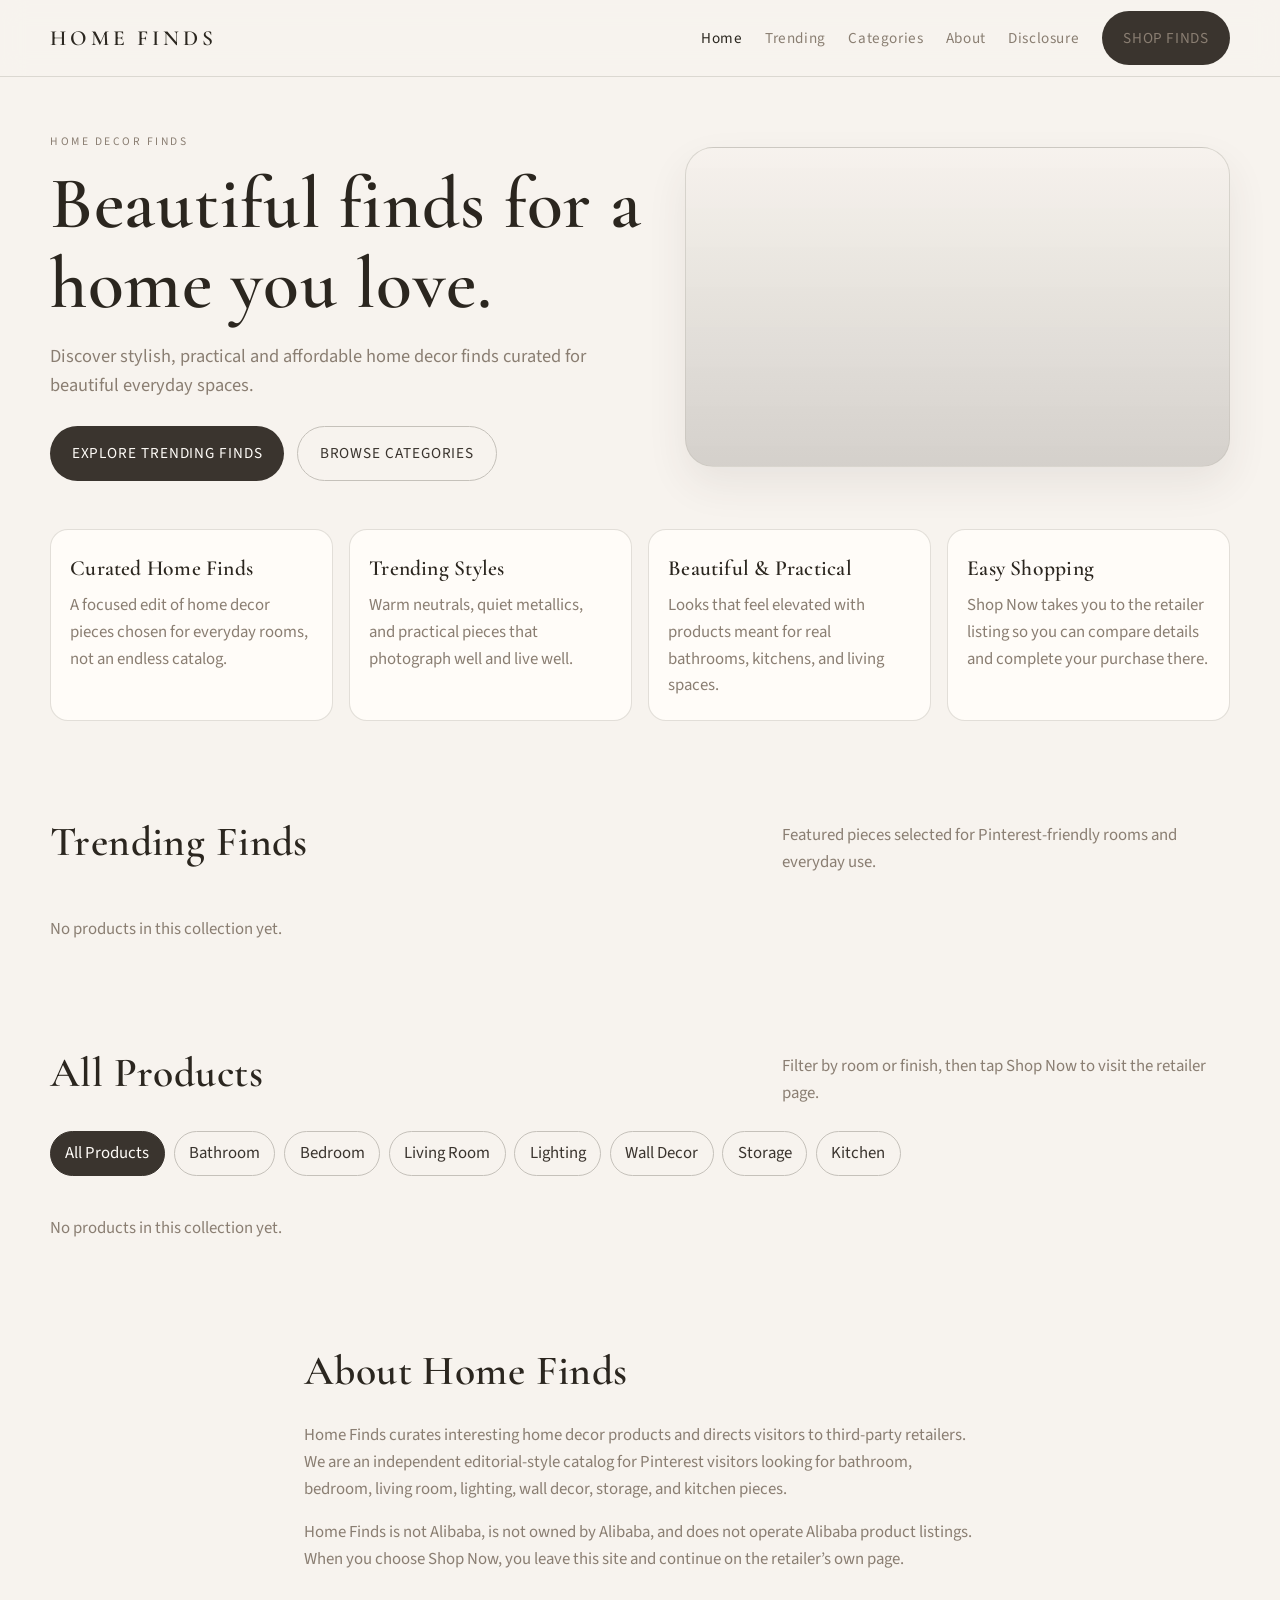
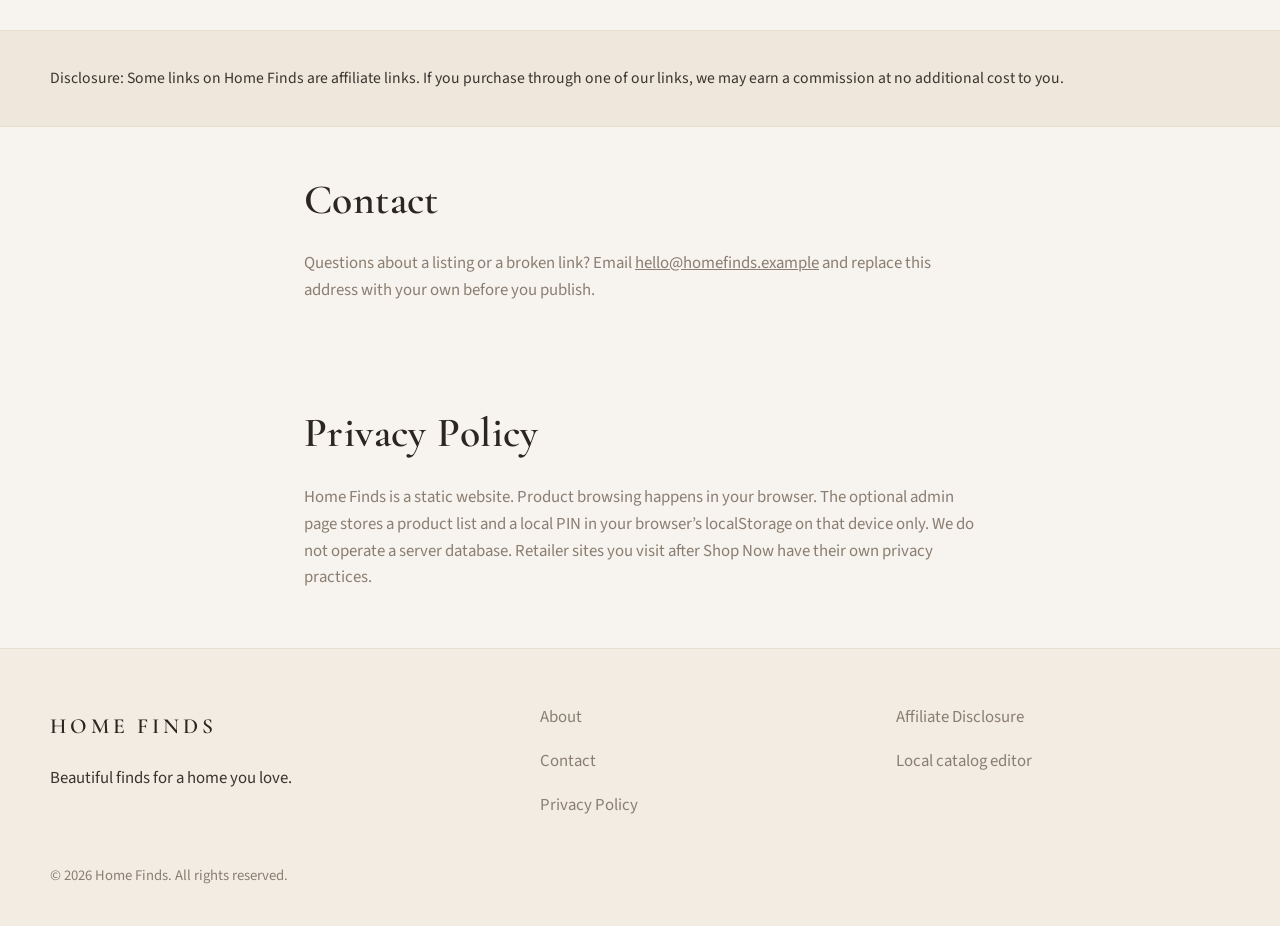
<file: index.html>
<!DOCTYPE html>
<html lang="en">
  <head>
    <meta charset="utf-8" />
    <meta name="viewport" content="width=device-width, initial-scale=1" />
    <title>Home Finds | Trending Home Decor Products</title>
    <meta
      name="description"
      content="Discover trending home decor products, stylish home finds, lighting, mirrors, bathroom decor and more at Home Finds."
    />
    <link rel="canonical" href="https://YOUR-USERNAME.github.io/home-finds/" />
    <meta property="og:type" content="website" />
    <meta property="og:site_name" content="Home Finds" />
    <meta property="og:title" content="Home Finds | Trending Home Decor Products" />
    <meta
      property="og:description"
      content="Discover trending home decor products, stylish home finds, lighting, mirrors, bathroom decor and more at Home Finds."
    />
    <meta property="og:url" content="https://YOUR-USERNAME.github.io/home-finds/" />
    <meta property="og:image" content="assets/images/placeholder.svg" />
    <meta name="twitter:card" content="summary_large_image" />
    <meta name="twitter:title" content="Home Finds | Trending Home Decor Products" />
    <meta
      name="twitter:description"
      content="Discover trending home decor products, stylish home finds, lighting, mirrors, bathroom decor and more at Home Finds."
    />
    <meta name="twitter:image" content="assets/images/placeholder.svg" />
    <link rel="icon" href="assets/images/placeholder.svg" type="image/svg+xml" />
    <link rel="preconnect" href="https://fonts.googleapis.com" />
    <link rel="preconnect" href="https://fonts.gstatic.com" crossorigin />
    <link
      href="https://fonts.googleapis.com/css2?family=Cormorant+Garamond:wght@500;600;700&family=Source+Sans+3:wght@400;500;600&display=swap"
      rel="stylesheet"
    />
    <link rel="stylesheet" href="style.css" />
  </head>
  <body>
    <a class="skip-link" href="#main">Skip to content</a>
    <header class="site-header">
      <div class="header-inner">
        <a class="logo" href="index.html">HOME FINDS</a>
        <button class="nav-toggle" type="button" aria-expanded="false" aria-controls="site-nav" aria-label="Open menu">
          <span></span>
        </button>
        <nav id="site-nav" class="site-nav" aria-label="Primary">
          <a href="#home">Home</a>
          <a href="#trending">Trending</a>
          <a href="#categories">Categories</a>
          <a href="#about">About</a>
          <a href="#disclosure">Disclosure</a>
          <a class="btn" href="#categories">Shop Finds</a>
        </nav>
      </div>
    </header>

    <main id="main">
      <section class="section pin-landing" id="pin-landing" hidden>
        <div class="section-inner" id="pin-landing-inner"></div>
      </section>

      <section class="hero" id="home">
        <div class="section-inner hero-grid">
          <div>
            <p class="eyebrow">Home decor finds</p>
            <h1>Beautiful finds for a home you love.</h1>
            <p class="lede">
              Discover stylish, practical and affordable home decor finds curated for beautiful everyday spaces.
            </p>
            <div class="hero-actions">
              <a class="btn" href="#trending">Explore Trending Finds</a>
              <a class="btn btn-ghost" href="#categories">Browse Categories</a>
            </div>
          </div>
          <div class="hero-panel" role="img" aria-label="Warm, modern living room styled with home decor"></div>
        </div>
      </section>

      <section class="benefits" aria-label="Why Home Finds">
        <div class="section-inner benefit-grid">
          <article class="benefit-card">
            <h3>Curated Home Finds</h3>
            <p>A focused edit of home decor pieces chosen for everyday rooms, not an endless catalog.</p>
          </article>
          <article class="benefit-card">
            <h3>Trending Styles</h3>
            <p>Warm neutrals, quiet metallics, and practical pieces that photograph well and live well.</p>
          </article>
          <article class="benefit-card">
            <h3>Beautiful &amp; Practical</h3>
            <p>Looks that feel elevated with products meant for real bathrooms, kitchens, and living spaces.</p>
          </article>
          <article class="benefit-card">
            <h3>Easy Shopping</h3>
            <p>Shop Now takes you to the retailer listing so you can compare details and complete your purchase there.</p>
          </article>
        </div>
      </section>

      <section class="section" id="trending">
        <div class="section-inner">
          <div class="section-head">
            <h2>Trending Finds</h2>
            <p class="section-note">Featured pieces selected for Pinterest-friendly rooms and everyday use.</p>
          </div>
          <div id="trending-grid" class="product-grid"></div>
        </div>
      </section>

      <section class="section" id="categories">
        <div class="section-inner">
          <div class="section-head">
            <h2 id="collection-label">All Products</h2>
            <p class="section-note">Filter by room or finish, then tap Shop Now to visit the retailer page.</p>
          </div>
          <div class="filter-bar" role="group" aria-label="Product categories">
            <button type="button" data-filter="all" aria-pressed="true">All Products</button>
            <button type="button" data-filter="Bathroom" aria-pressed="false">Bathroom</button>
            <button type="button" data-filter="Bedroom" aria-pressed="false">Bedroom</button>
            <button type="button" data-filter="Living Room" aria-pressed="false">Living Room</button>
            <button type="button" data-filter="Lighting" aria-pressed="false">Lighting</button>
            <button type="button" data-filter="Wall Decor" aria-pressed="false">Wall Decor</button>
            <button type="button" data-filter="Storage" aria-pressed="false">Storage</button>
            <button type="button" data-filter="Kitchen" aria-pressed="false">Kitchen</button>
          </div>
          <div id="product-grid" class="product-grid"></div>
        </div>
      </section>

      <section class="section" id="about">
        <div class="section-inner prose">
          <h2>About Home Finds</h2>
          <p>
            Home Finds curates interesting home decor products and directs visitors to third-party retailers. We are an
            independent editorial-style catalog for Pinterest visitors looking for bathroom, bedroom, living room,
            lighting, wall decor, storage, and kitchen pieces.
          </p>
          <p>
            Home Finds is not Alibaba, is not owned by Alibaba, and does not operate Alibaba product listings. When you
            choose Shop Now, you leave this site and continue on the retailer’s own page.
          </p>
        </div>
      </section>

      <aside class="disclosure-banner" id="disclosure">
        <div class="section-inner">
          <p>
            Disclosure: Some links on Home Finds are affiliate links. If you purchase through one of our links, we may
            earn a commission at no additional cost to you.
          </p>
        </div>
      </aside>

      <section class="section" id="contact">
        <div class="section-inner prose">
          <h2>Contact</h2>
          <p>
            Questions about a listing or a broken link? Email
            <a href="mailto:hello@homefinds.example">hello@homefinds.example</a>
            and replace this address with your own before you publish.
          </p>
        </div>
      </section>

      <section class="section" id="privacy">
        <div class="section-inner prose">
          <h2>Privacy Policy</h2>
          <p>
            Home Finds is a static website. Product browsing happens in your browser. The optional admin page stores a
            product list and a local PIN in your browser’s localStorage on that device only. We do not operate a server
            database. Retailer sites you visit after Shop Now have their own privacy practices.
          </p>
        </div>
      </section>
    </main>

    <footer class="site-footer">
      <div class="footer-inner">
        <div class="footer-grid">
          <div>
            <p class="logo">HOME FINDS</p>
            <p>Beautiful finds for a home you love.</p>
          </div>
          <div>
            <p><a href="#about">About</a></p>
            <p><a href="#contact">Contact</a></p>
            <p><a href="#privacy">Privacy Policy</a></p>
          </div>
          <div>
            <p><a href="#disclosure">Affiliate Disclosure</a></p>
            <p><a href="admin.html">Local catalog editor</a></p>
          </div>
        </div>
        <p class="copyright">&copy; <span id="year"></span> Home Finds. All rights reserved.</p>
      </div>
    </footer>

    <script src="products.js"></script>
    <script src="app.js"></script>
  </body>
</html>
</file>
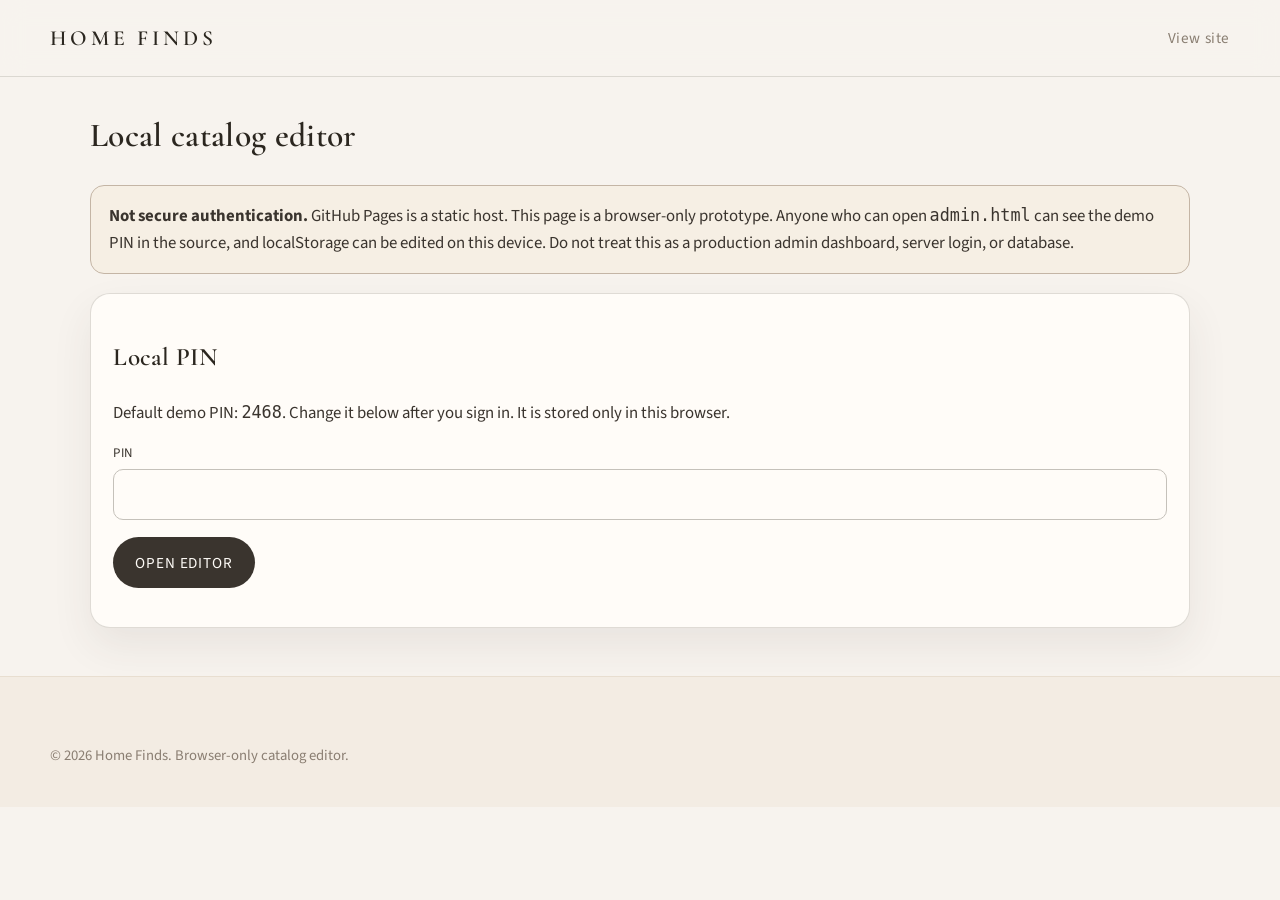
<file: admin.html>
<!DOCTYPE html>
<html lang="en">
  <head>
    <meta charset="utf-8" />
    <meta name="viewport" content="width=device-width, initial-scale=1" />
    <title>Local Catalog Editor | Home Finds</title>
    <meta name="robots" content="noindex, nofollow" />
    <meta
      name="description"
      content="Browser-only product editor for Home Finds. This is not a secure server-side admin system."
    />
    <link rel="canonical" href="https://YOUR-USERNAME.github.io/home-finds/admin.html" />
    <link rel="icon" href="assets/images/placeholder.svg" type="image/svg+xml" />
    <link rel="preconnect" href="https://fonts.googleapis.com" />
    <link rel="preconnect" href="https://fonts.gstatic.com" crossorigin />
    <link
      href="https://fonts.googleapis.com/css2?family=Cormorant+Garamond:wght@500;600;700&family=Source+Sans+3:wght@400;500;600&display=swap"
      rel="stylesheet"
    />
    <link rel="stylesheet" href="style.css" />
  </head>
  <body>
    <header class="site-header">
      <div class="header-inner">
        <a class="logo" href="index.html">HOME FINDS</a>
        <nav class="site-nav" aria-label="Admin">
          <a href="index.html">View site</a>
        </nav>
      </div>
    </header>

    <main class="admin-wrap">
      <h1>Local catalog editor</h1>
      <div class="warn-box">
        <strong>Not secure authentication.</strong>
        GitHub Pages is a static host. This page is a browser-only prototype. Anyone who can open
        <code>admin.html</code> can see the demo PIN in the source, and localStorage can be edited on this device. Do
        not treat this as a production admin dashboard, server login, or database.
      </div>

      <section id="login-screen" class="card">
        <h2>Local PIN</h2>
        <p>Default demo PIN: <code>2468</code>. Change it below after you sign in. It is stored only in this browser.</p>
        <form id="login-form">
          <label>
            <span>PIN</span>
            <input id="login-pin" type="password" autocomplete="current-password" required />
          </label>
          <p id="login-error" class="login-error" hidden>That PIN does not match this browser’s saved PIN.</p>
          <p><button class="btn" type="submit">Open editor</button></p>
        </form>
      </section>

      <section id="admin-screen" hidden>
        <p id="admin-status" class="status-banner" role="status"></p>
        <div class="toolbar">
          <button class="btn btn-ghost" type="button" id="export-btn">Export Products JSON</button>
          <button class="btn btn-ghost" type="button" id="download-btn">Download Product Data</button>
          <label class="btn btn-ghost">
            Import Products JSON
            <input id="import-file" type="file" accept="application/json,.json" hidden />
          </label>
          <button class="btn btn-ghost" type="button" id="reset-products-btn">Reset Products</button>
          <button class="btn btn-danger" type="button" id="logout-btn">Lock editor</button>
        </div>

        <div class="table-wrap card">
          <h2>Products in this browser</h2>
          <table>
            <thead>
              <tr>
                <th>ID</th>
                <th>Name</th>
                <th>Category</th>
                <th>Price</th>
                <th>Visibility</th>
                <th>Featured</th>
                <th>Actions</th>
              </tr>
            </thead>
            <tbody id="product-table-body"></tbody>
          </table>
        </div>

        <form id="product-form" class="card">
          <h2 id="form-title">Add Product</h2>
          <input type="hidden" id="field-id" />
          <div class="form-grid">
            <label>
              <span>Product name</span>
              <input id="field-name" required />
            </label>
            <label>
              <span>Category</span>
              <select id="field-category" required></select>
            </label>
            <label class="form-span">
              <span>Description</span>
              <textarea id="field-description" required></textarea>
            </label>
            <div class="form-grid two">
              <label>
                <span>Price</span>
                <input id="field-price" required placeholder="From PKR 5,918" />
              </label>
              <label>
                <span>Old price</span>
                <input id="field-old-price" placeholder="PKR 8,999" />
              </label>
              <label>
                <span>Discount</span>
                <input id="field-discount" placeholder="Save 34%" />
              </label>
              <label>
                <span>Badge</span>
                <input id="field-badge" placeholder="Trending Now" />
              </label>
            </div>
            <label>
              <span>Image URL or local path</span>
              <input id="field-image" required placeholder="https://example.com/image.jpg or assets/images/mirror.jpg" />
            </label>
            <label>
              <span>Alibaba affiliate / deep link</span>
              <input id="field-affiliate" placeholder="PASTE_ALIBABA_AFFILIATE_LINK_HERE" />
            </label>
            <div class="check-row">
              <label><input id="field-active" type="checkbox" checked /> Published</label>
              <label><input id="field-featured" type="checkbox" /> Featured / trending</label>
            </div>
            <div class="toolbar">
              <button class="btn" type="submit">Save product</button>
              <button class="btn btn-ghost" type="button" id="reset-form-btn">New product</button>
            </div>
          </div>
        </form>

        <form id="pin-form" class="card">
          <h2>Change local PIN</h2>
          <p>This only updates localStorage in this browser. It is not an account system.</p>
          <label>
            <span>New PIN</span>
            <input id="new-pin" type="password" minlength="4" required />
          </label>
          <p><button class="btn" type="submit">Save PIN locally</button></p>
        </form>
      </section>
    </main>

    <footer class="site-footer">
      <div class="footer-inner">
        <p class="copyright">&copy; <span id="year"></span> Home Finds. Browser-only catalog editor.</p>
      </div>
    </footer>

    <script src="products.js"></script>
    <script src="admin.js"></script>
  </body>
</html>
</file>
<file: style.css>
:root {
  --ivory: #f7f3ee;
  --ivory-deep: #efe7dc;
  --beige: #e8ded0;
  --taupe: #c4b5a5;
  --taupe-dark: #8a7e72;
  --charcoal: #3a342e;
  --ink: #2b261f;
  --champagne: #e6d5b8;
  --silver: #c5c1ba;
  --white: #fffcf8;
  --danger: #8a3b32;
  --ok: #3f5e46;
  --shadow: 0 18px 40px rgba(58, 52, 46, 0.08);
  --radius: 18px;
  --max: 1180px;
  --header: 76px;
  --serif: "Cormorant Garamond", Georgia, "Times New Roman", serif;
  --sans: "Source Sans 3", "Segoe UI", Arial, sans-serif;
}

*,
*::before,
*::after {
  box-sizing: border-box;
}

html {
  scroll-behavior: smooth;
}

body {
  margin: 0;
  font-family: var(--sans);
  color: var(--charcoal);
  background: var(--ivory);
  line-height: 1.6;
  font-size: 1.05rem;
}

img {
  max-width: 100%;
  display: block;
}

a {
  color: inherit;
}

h1,
h2,
h3,
.logo {
  font-family: var(--serif);
  font-weight: 600;
  letter-spacing: 0.01em;
  color: var(--ink);
}

.skip-link {
  position: absolute;
  left: -999px;
  top: 0;
  background: var(--charcoal);
  color: var(--white);
  padding: 0.6rem 1rem;
  z-index: 100;
}

.skip-link:focus {
  left: 1rem;
  top: 1rem;
}

.site-header {
  position: sticky;
  top: 0;
  z-index: 40;
  background: rgba(247, 243, 238, 0.92);
  backdrop-filter: blur(12px);
  border-bottom: 1px solid rgba(197, 193, 186, 0.55);
}

.header-inner,
.section-inner,
.footer-inner {
  width: min(var(--max), calc(100% - 2rem));
  margin: 0 auto;
}

.header-inner {
  min-height: var(--header);
  display: flex;
  align-items: center;
  justify-content: space-between;
  gap: 1rem;
}

.logo {
  text-decoration: none;
  font-size: 1.35rem;
  letter-spacing: 0.18em;
}

.nav-toggle {
  display: none;
  width: 44px;
  height: 44px;
  border: 1px solid var(--silver);
  background: var(--white);
  border-radius: 10px;
  cursor: pointer;
}

.nav-toggle span,
.nav-toggle span::before,
.nav-toggle span::after {
  display: block;
  width: 18px;
  height: 1.5px;
  background: var(--charcoal);
  position: relative;
  margin: 0 auto;
}

.nav-toggle span::before,
.nav-toggle span::after {
  content: "";
  position: absolute;
  left: 0;
}

.nav-toggle span::before {
  top: -6px;
}

.nav-toggle span::after {
  top: 6px;
}

.site-nav {
  display: flex;
  align-items: center;
  gap: 1.4rem;
}

.site-nav a {
  text-decoration: none;
  font-size: 0.95rem;
  letter-spacing: 0.04em;
  color: var(--taupe-dark);
}

.site-nav a.is-active,
.site-nav a:hover {
  color: var(--ink);
}

.btn {
  display: inline-flex;
  align-items: center;
  justify-content: center;
  text-decoration: none;
  border: 0;
  cursor: pointer;
  font-family: inherit;
  font-size: 0.95rem;
  letter-spacing: 0.06em;
  text-transform: uppercase;
  padding: 0.9rem 1.35rem;
  border-radius: 999px;
  background: var(--charcoal);
  color: var(--white);
}

.btn:hover {
  background: var(--ink);
}

.btn-ghost {
  background: transparent;
  color: var(--charcoal);
  border: 1px solid var(--silver);
}

.btn-shop {
  width: 100%;
  margin-top: 0.4rem;
}

.btn-shop.is-disabled {
  background: var(--taupe);
  cursor: not-allowed;
}

.btn-small {
  padding: 0.4rem 0.7rem;
  font-size: 0.75rem;
  border-radius: 8px;
}

.btn-danger {
  background: var(--danger);
}

.pin-landing {
  padding-top: 2rem;
}

.pin-layout {
  display: grid;
  gap: 1.5rem;
  background: var(--white);
  border: 1px solid rgba(197, 193, 186, 0.5);
  border-radius: 24px;
  overflow: hidden;
  box-shadow: var(--shadow);
}

.pin-media {
  position: relative;
  aspect-ratio: 4 / 5;
  background: var(--ivory-deep);
}

.pin-media img {
  width: 100%;
  height: 100%;
  object-fit: cover;
}

.pin-copy {
  padding: 1.3rem 1.25rem 1.6rem;
}

.pin-copy h1 {
  font-size: clamp(2rem, 5vw, 3.2rem);
  line-height: 1.12;
  margin: 0 0 0.7rem;
}

.pin-meta {
  color: var(--taupe-dark);
  margin: 0 0 0.8rem;
}

.pin-actions {
  display: flex;
  flex-wrap: wrap;
  gap: 0.7rem;
  margin-top: 1.1rem;
}

.pin-actions .btn-shop {
  width: auto;
  margin-top: 0;
}

.pin-url {
  margin-top: 1rem;
  font-size: 0.92rem;
  color: var(--taupe-dark);
  word-break: break-all;
}

body.pin-mode .hero,
body.pin-mode .benefits {
  display: none;
}

.product-card.is-target {
  outline: 2px solid var(--taupe);
  outline-offset: 3px;
}

.product-card h3 a {
  text-decoration: none;
}

.product-card h3 a:hover {
  text-decoration: underline;
}

.hero {
  padding: 3.5rem 0 2.5rem;
}

.hero-grid {
  display: grid;
  gap: 2rem;
}

.eyebrow {
  text-transform: uppercase;
  letter-spacing: 0.22em;
  font-size: 0.72rem;
  color: var(--taupe-dark);
  margin: 0 0 0.8rem;
}

.hero h1 {
  font-size: clamp(2.4rem, 7vw, 4.6rem);
  line-height: 1.08;
  margin: 0 0 1rem;
}

.lede {
  font-size: 1.15rem;
  max-width: 36rem;
  color: var(--taupe-dark);
}

.hero-actions {
  display: flex;
  flex-wrap: wrap;
  gap: 0.8rem;
  margin-top: 1.6rem;
}

.hero-panel {
  min-height: 320px;
  border-radius: 28px;
  background:
    linear-gradient(180deg, rgba(247, 243, 238, 0.15), rgba(58, 52, 46, 0.18)),
    url("https://images.unsplash.com/photo-1616486338812-3dadae4b4ace?auto=format&fit=crop&w=1400&q=80")
      center/cover no-repeat;
  box-shadow: var(--shadow);
  border: 1px solid rgba(197, 193, 186, 0.6);
}

.benefits {
  padding: 0.5rem 0 3rem;
}

.benefit-grid {
  display: grid;
  gap: 1rem;
}

.benefit-card {
  background: var(--white);
  border: 1px solid rgba(197, 193, 186, 0.5);
  border-radius: var(--radius);
  padding: 1.3rem 1.2rem;
}

.benefit-card h3 {
  margin: 0 0 0.4rem;
  font-size: 1.35rem;
}

.benefit-card p {
  margin: 0;
  color: var(--taupe-dark);
}

.section {
  padding: 2.5rem 0;
}

.section-head {
  display: flex;
  flex-wrap: wrap;
  justify-content: space-between;
  gap: 0.8rem;
  align-items: end;
  margin-bottom: 1.5rem;
}

.section h2 {
  margin: 0;
  font-size: clamp(1.8rem, 4vw, 2.6rem);
}

.section-note {
  color: var(--taupe-dark);
  max-width: 28rem;
  margin: 0;
}

.filter-bar {
  display: flex;
  flex-wrap: wrap;
  gap: 0.55rem;
  margin-bottom: 1.4rem;
}

.filter-bar button {
  border: 1px solid var(--silver);
  background: transparent;
  color: var(--charcoal);
  border-radius: 999px;
  padding: 0.5rem 0.9rem;
  font: inherit;
  cursor: pointer;
}

.filter-bar button.is-active {
  background: var(--charcoal);
  color: var(--white);
  border-color: var(--charcoal);
}

.product-grid {
  display: grid;
  gap: 1.2rem;
}

.product-card {
  background: var(--white);
  border-radius: 22px;
  overflow: hidden;
  border: 1px solid rgba(197, 193, 186, 0.45);
  box-shadow: var(--shadow);
  display: flex;
  flex-direction: column;
}

.product-media {
  position: relative;
  aspect-ratio: 4 / 5;
  background: var(--ivory-deep);
}

.product-media img {
  width: 100%;
  height: 100%;
  object-fit: cover;
}

.badge {
  position: absolute;
  top: 0.9rem;
  left: 0.9rem;
  background: rgba(255, 252, 248, 0.92);
  border: 1px solid var(--silver);
  color: var(--ink);
  font-size: 0.72rem;
  letter-spacing: 0.08em;
  text-transform: uppercase;
  padding: 0.35rem 0.6rem;
  border-radius: 999px;
}

.product-body {
  padding: 1.1rem 1.15rem 1.25rem;
  display: flex;
  flex-direction: column;
  gap: 0.45rem;
  flex: 1;
}

.product-body h3 {
  margin: 0;
  font-size: 1.4rem;
  line-height: 1.2;
}

.product-body p {
  margin: 0;
  color: var(--taupe-dark);
  flex: 1;
}

.product-price {
  display: flex;
  flex-wrap: wrap;
  gap: 0.45rem 0.8rem;
  align-items: baseline;
}

.price-now {
  font-weight: 600;
}

.price-old {
  color: var(--taupe-dark);
  text-decoration: line-through;
}

.price-save {
  color: var(--ok);
  font-size: 0.9rem;
}

.empty-state {
  grid-column: 1 / -1;
  color: var(--taupe-dark);
}

.disclosure-banner {
  background: var(--ivory-deep);
  border-top: 1px solid var(--beige);
  border-bottom: 1px solid var(--beige);
  padding: 1.2rem 0;
  font-size: 0.98rem;
}

.prose {
  max-width: 42rem;
}

.prose p {
  color: var(--taupe-dark);
}

.site-footer {
  border-top: 1px solid var(--beige);
  padding: 2.4rem 0 1.5rem;
  background: #f3ece3;
}

.footer-grid {
  display: grid;
  gap: 1.4rem;
}

.footer-grid a {
  text-decoration: none;
  color: var(--taupe-dark);
}

.copyright {
  margin-top: 1.8rem;
  color: var(--taupe-dark);
  font-size: 0.92rem;
}

.admin-wrap {
  width: min(1100px, calc(100% - 2rem));
  margin: 2rem auto 3rem;
}

.card {
  background: var(--white);
  border: 1px solid rgba(197, 193, 186, 0.55);
  border-radius: 20px;
  padding: 1.4rem;
  box-shadow: var(--shadow);
}

.warn-box {
  background: #f6efe4;
  border: 1px solid var(--taupe);
  border-radius: 14px;
  padding: 1rem 1.1rem;
  margin-bottom: 1.2rem;
}

.form-grid {
  display: grid;
  gap: 0.85rem;
}

.form-span {
  grid-column: 1 / -1;
}

label span {
  display: block;
  font-size: 0.82rem;
  letter-spacing: 0.04em;
  text-transform: uppercase;
  margin-bottom: 0.3rem;
}

input,
textarea,
select {
  width: 100%;
  font: inherit;
  padding: 0.7rem 0.8rem;
  border-radius: 10px;
  border: 1px solid var(--silver);
  background: var(--white);
  color: var(--charcoal);
}

textarea {
  min-height: 90px;
  resize: vertical;
}

.check-row {
  display: flex;
  gap: 1rem;
  flex-wrap: wrap;
}

.check-row label {
  display: flex;
  align-items: center;
  gap: 0.4rem;
}

.check-row input {
  width: auto;
}

.table-wrap {
  overflow-x: auto;
  margin: 1rem 0 1.5rem;
}

table {
  width: 100%;
  border-collapse: collapse;
  font-size: 0.95rem;
}

th,
td {
  text-align: left;
  padding: 0.7rem 0.5rem;
  border-bottom: 1px solid var(--beige);
  vertical-align: top;
}

.row-actions {
  display: flex;
  flex-wrap: wrap;
  gap: 0.35rem;
}

.tag {
  display: inline-block;
  margin-left: 0.4rem;
  font-size: 0.7rem;
  padding: 0.15rem 0.4rem;
  border-radius: 6px;
}

.tag-warn {
  background: #f3e2d6;
}

.status-banner {
  min-height: 1.4rem;
  margin: 0.6rem 0 1rem;
}

.status-banner.is-ok {
  color: var(--ok);
}

.status-banner.is-error {
  color: var(--danger);
}

.toolbar {
  display: flex;
  flex-wrap: wrap;
  gap: 0.6rem;
  align-items: center;
  margin: 1rem 0;
}

.login-error {
  color: var(--danger);
}

@media (min-width: 700px) {
  .pin-layout {
    grid-template-columns: 0.92fr 1.08fr;
    align-items: stretch;
  }

  .hero-grid {
    grid-template-columns: 1.05fr 0.95fr;
    align-items: center;
  }

  .benefit-grid {
    grid-template-columns: repeat(2, 1fr);
  }

  .product-grid {
    grid-template-columns: repeat(2, 1fr);
  }

  .footer-grid {
    grid-template-columns: 1.4fr 1fr 1fr;
  }

  .form-grid.two {
    grid-template-columns: 1fr 1fr;
  }
}

@media (min-width: 1024px) {
  .benefit-grid,
  .product-grid {
    grid-template-columns: repeat(4, 1fr);
  }

  #trending-grid.product-grid {
    grid-template-columns: repeat(3, 1fr);
  }
}

@media (max-width: 820px) {
  .nav-toggle {
    display: inline-flex;
    align-items: center;
  }

  .site-nav {
    position: absolute;
    top: var(--header);
    left: 0;
    right: 0;
    display: none;
    flex-direction: column;
    align-items: stretch;
    gap: 0;
    background: var(--ivory);
    border-bottom: 1px solid var(--beige);
    padding: 0.6rem 1rem 1rem;
  }

  .site-nav.is-open {
    display: flex;
  }

  .site-nav a,
  .site-nav .btn {
    padding: 0.75rem 0.2rem;
  }

  .site-nav .btn {
    width: fit-content;
  }
}
</file>
